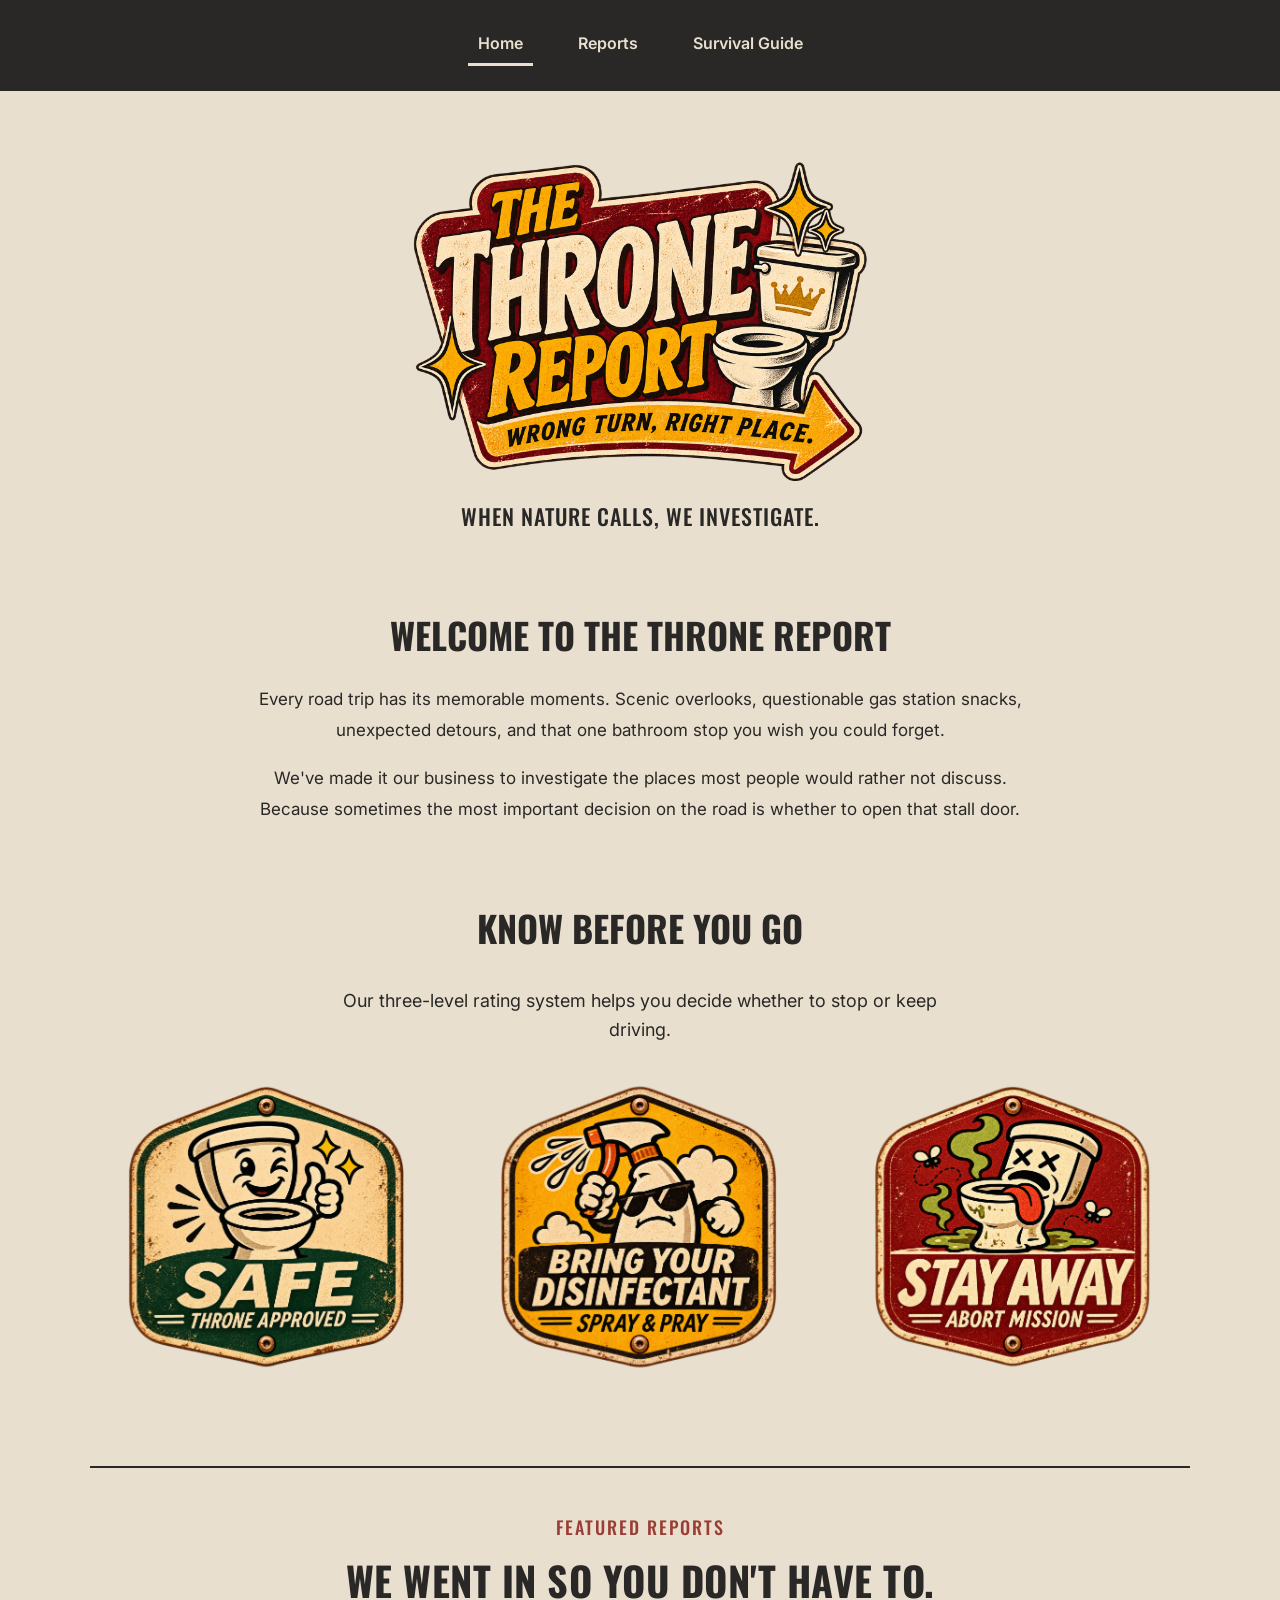
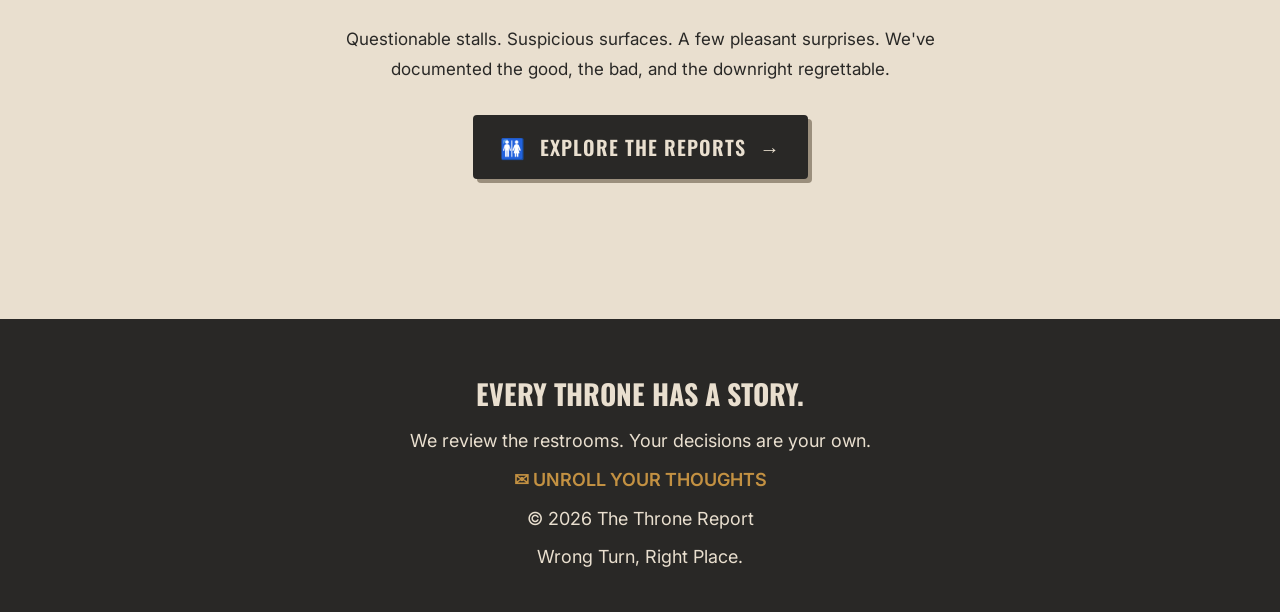
<file: index.html>
<!DOCTYPE html>
<html lang="en">
<head>
    <meta charset="UTF-8">
    <meta name="viewport" content="width=device-width, initial-scale=1.0">
    <title>The Throne Report | Home</title>
    <link rel="stylesheet" href="css/style.css">
    <script src="js/script.js" defer></script>
</head>
<body>

<header>
    <nav aria-label="Main navigation">
        <a href="index.html" class="current" aria-current="page">Home</a>
        <a href="reports.html">Reports</a>
        <a href="survival-guide.html">Survival Guide</a>
    </nav>
</header>

<main>

    <!-- HERO -->
    <section id="hero">
        <img
            src="images/throne-report-logo.png"
            alt="The Throne Report - Wrong Turn, Right Place"
            class="hero-logo"
        >

        <h2>When Nature Calls, We Investigate.</h2>
    </section>

    <!-- WELCOME -->
    <section id="about">
        <h2>Welcome to The Throne Report</h2>

        <p>
            Every road trip has its memorable moments.
            Scenic overlooks, questionable gas station snacks,
            unexpected detours, and that one bathroom stop
            you wish you could forget.
        </p>

        <p>
            We've made it our business to investigate the places
            most people would rather not discuss.
            Because sometimes the most important decision
            on the road is whether to open that stall door.
        </p>
    </section>

    <!-- RATING SYSTEM -->
    <section id="ratings">
        <h2>Know Before You Go</h2>

        <p>
            Our three-level rating system helps you
            decide whether to stop or keep driving.
        </p>

        <div class="rating-cards">

            <!-- SAFE -->
            <div class="rating safe flip-card"
                 tabindex="0"
                 aria-label="Safe rating: flip to reveal definition">

                <div class="flip-card-inner">

                    <div class="flip-card-front">
                        <img
                            src="images/rating-safe.png"
                            alt="Safe - Throne Approved"
                        >
                    </div>

                    <div class="flip-card-back safe-back">
                        <h3>THRONE APPROVED</h3>

                        <p>
                            A rare roadside sanctuary.
                            Clean seats, stocked paper,
                            and absolutely no reason to hover.
                        </p>

                        <span class="rating-stamp">
                            OFFICIAL THRONE REPORT RATING
                        </span>
                    </div>

                </div>
            </div>

            <!-- BRING DISINFECTANT -->
            <div class="rating caution flip-card"
                 tabindex="0"
                 aria-label="Bring Disinfectant: flip to reveal definition">

                <div class="flip-card-inner">

                    <div class="flip-card-front">
                        <img
                            src="images/rating-disinfectant.png"
                            alt="Bring Disinfectant"
                        >
                    </div>

                    <div class="flip-card-back caution-back">
                        <h3>SPRAY &amp; PRAY</h3>

                        <p>
                            Not quite a crime scene, but don't
                            touch anything you don't have to.
                            Proceed with wipes and low expectations.
                        </p>

                        <span class="rating-stamp">
                            OFFICIAL THRONE REPORT RATING
                        </span>
                    </div>

                </div>
            </div>

            <!-- STAY AWAY -->
            <div class="rating danger flip-card"
                 tabindex="0"
                 aria-label="Stay Away: flip to reveal definition">

                <div class="flip-card-inner">

                    <div class="flip-card-front">
                        <img
                            src="images/rating-stay-away.png"
                            alt="Stay Away"
                        >
                    </div>

                    <div class="flip-card-back danger-back">
                        <h3>ABORT MISSION</h3>

                        <p>
                            Whatever brought you here can wait.
                            Get back in the car. We don't ask
                            questions about what happened inside.
                        </p>

                        <span class="rating-stamp">
                            OFFICIAL THRONE REPORT RATING
                        </span>
                    </div>

                </div>
            </div>

        </div>
    </section>

    <!-- FEATURED REPORTS -->
    <section id="featured">

        <h2>Featured Reports</h2>

        <div class="featured-intro">
            <h3>WE WENT IN SO YOU DON'T HAVE TO.</h3>

            <p>
                Questionable stalls. Suspicious surfaces.
                A few pleasant surprises. We've documented
                the good, the bad, and the downright regrettable.
            </p>

            <a href="reports.html" class="restroom-sign">
                <span class="sign-icon" aria-hidden="true">🚻</span>
                <span>Explore the Reports</span>
                <span aria-hidden="true">→</span>
            </a>
        </div>

    </section>

</main>

<!-- FOOTER -->
<footer>
    <h2>Every Throne Has a Story.</h2>

    <p class="footer-subtitle">
        We review the restrooms. Your decisions are your own.
    </p>

    <a class="footer-contact"
       href="mailto:outliergraphix@gmail.com">
        ✉ UNROLL YOUR THOUGHTS
    </a>

    <div class="footer-bottom">
        <p>&copy; 2026 The Throne Report</p>
        <p class="footer-tagline">Wrong Turn, Right Place.</p>
    </div>
</footer>

</body>
</html>
</file>
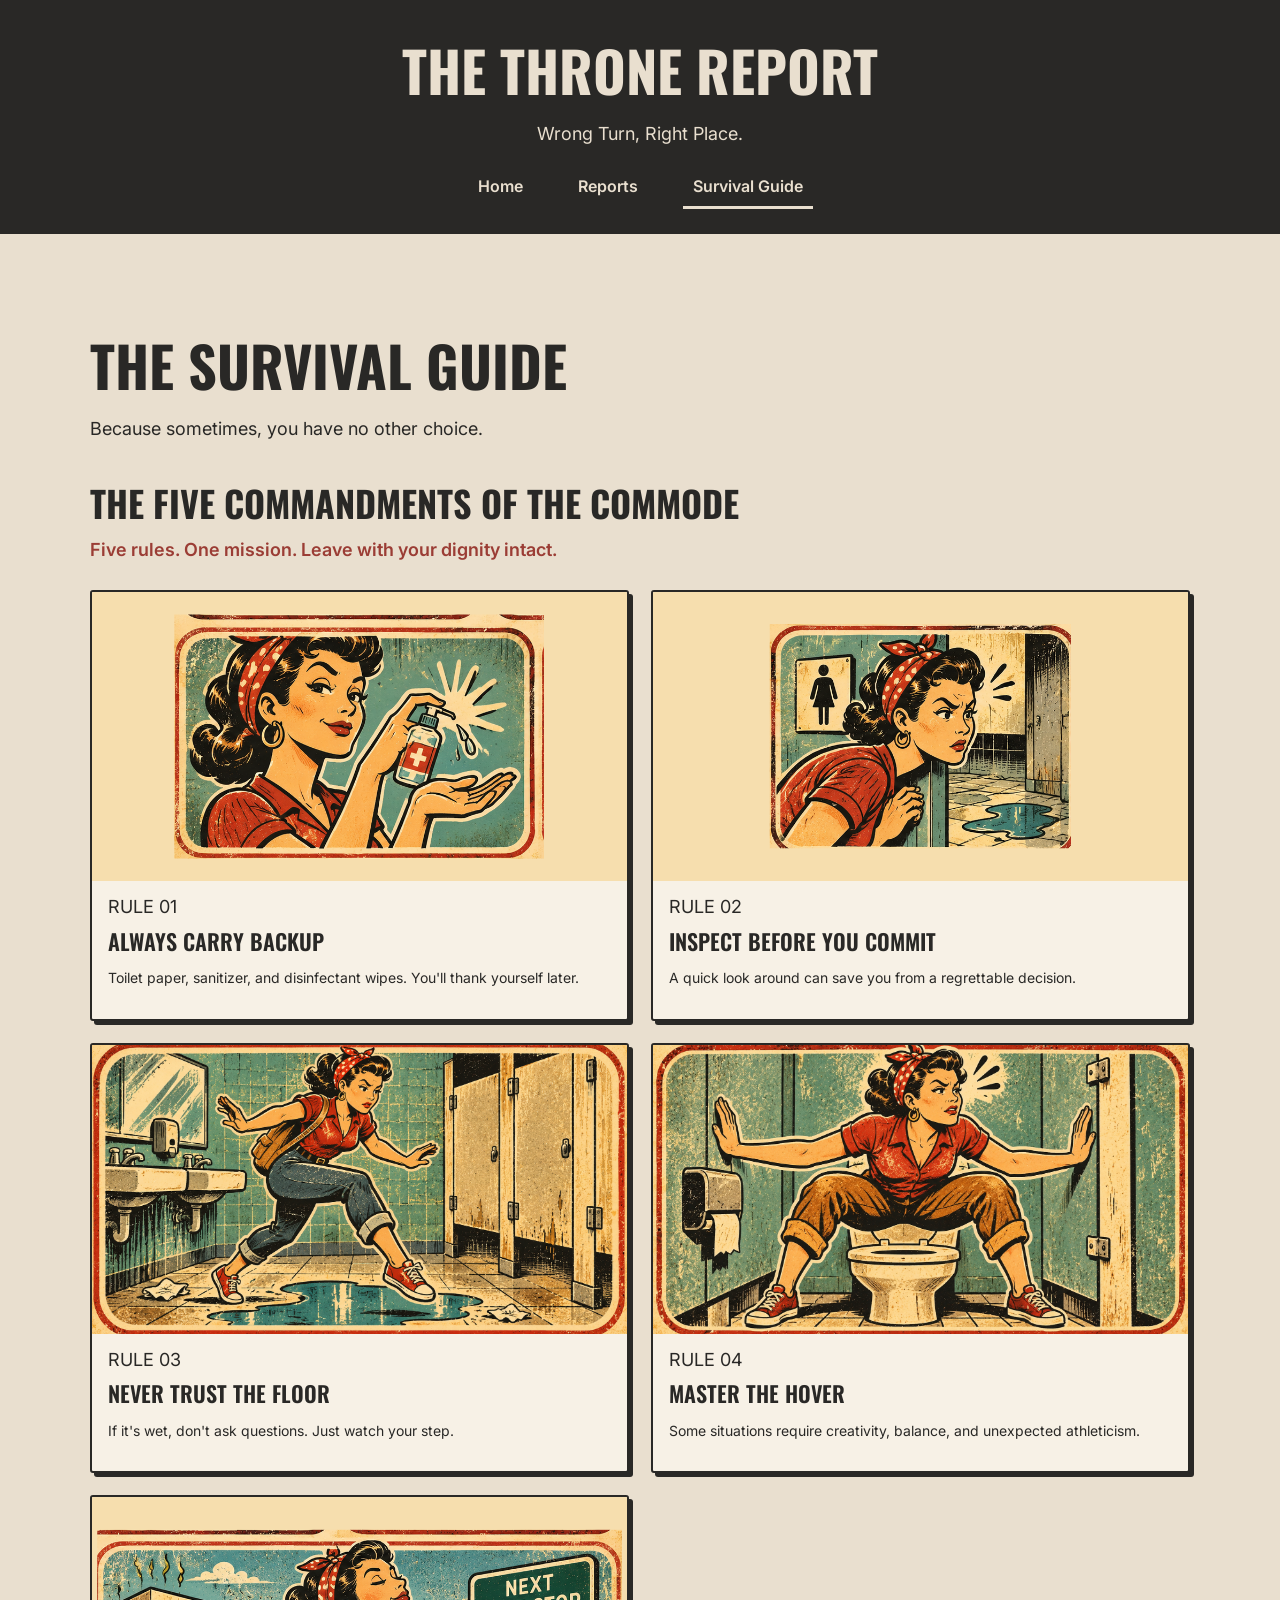
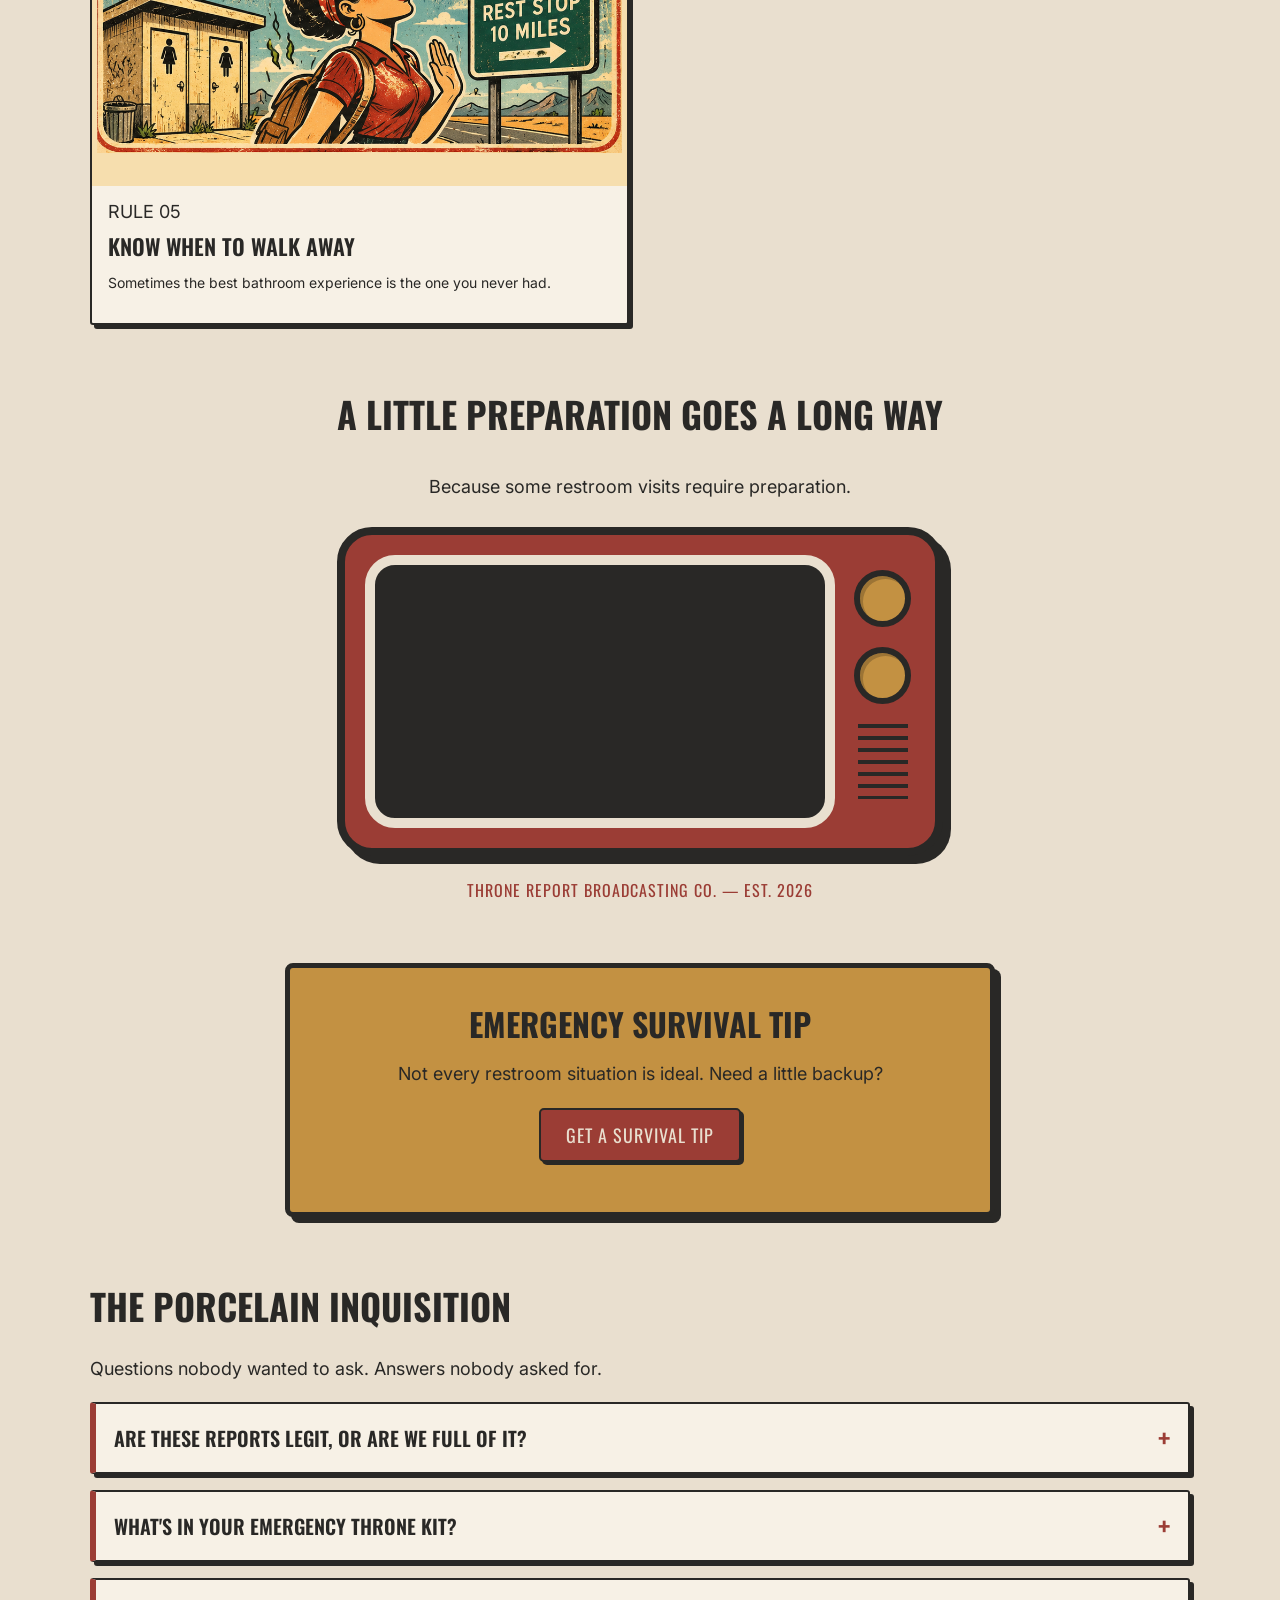
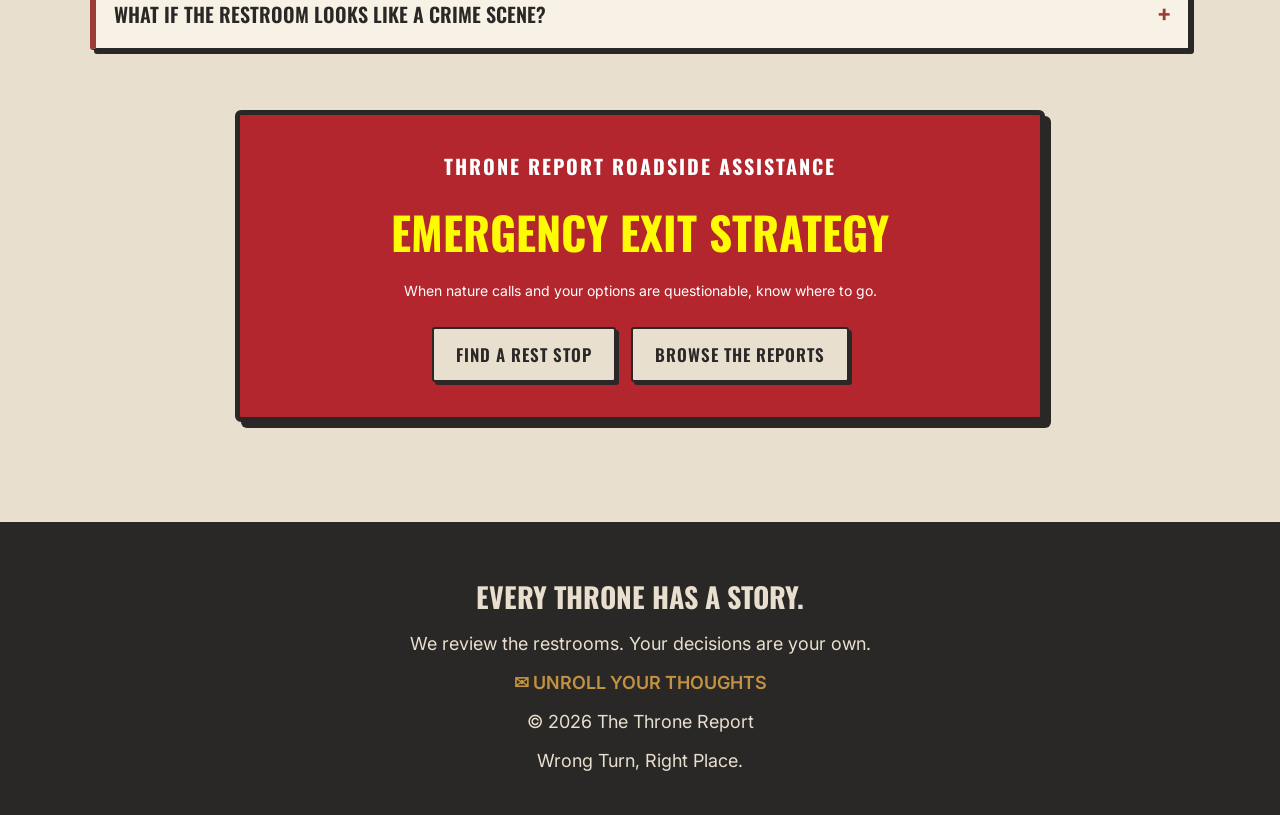
<file: survival-guide.html>
<!DOCTYPE html>
<html lang="en">
<head>
    <meta charset="UTF-8">
    <meta name="viewport" content="width=device-width, initial-scale=1.0">
    <title>The Throne Report | Survival Guide</title>
    <link rel="stylesheet" href="css/style.css">
    <script src="js/script.js" defer></script>
</head>

<body>
<header>
    <h1>The Throne Report</h1>
    <p>Wrong Turn, Right Place.</p>

    <nav aria-label="Main navigation">
        <a href="index.html">Home</a>
        <a href="reports.html">Reports</a>
        <a href="survival-guide.html" class="current" aria-current="page">Survival Guide</a>
    </nav>
</header>

<main>
    <section id="survival">
        <h1>The Survival Guide</h1>
        <p>Because sometimes, you have no other choice.</p>

        <h2>The Five Commandments of the Commode</h2>
        <p class="survival-intro">
            Five rules. One mission. Leave with your dignity intact.
        </p>

        <ol class="survival-rules">
            <li class="survival-rule">
                <img src="images/survival-rule-04.png"
                     alt="Vintage illustration of a woman using hand sanitizer">

                <div class="survival-rule-text">
                    <span class="rule-number">RULE 01</span>
                    <h3>Always Carry Backup</h3>
                    <p>Toilet paper, sanitizer, and disinfectant wipes. You'll thank yourself later.</p>
                </div>
            </li>

            <li class="survival-rule">
                <img src="images/survival-rule-01.png"
                     alt="Vintage illustration of a woman inspecting a questionable restroom">

                <div class="survival-rule-text">
                    <span class="rule-number">RULE 02</span>
                    <h3>Inspect Before You Commit</h3>
                    <p>A quick look around can save you from a regrettable decision.</p>
                </div>
            </li>

            <li class="survival-rule">
                <img src="images/survival-rule-03.png"
                     alt="Vintage illustration of a woman avoiding an unclean restroom surface">

                <div class="survival-rule-text">
                    <span class="rule-number">RULE 03</span>
                    <h3>Never Trust the Floor</h3>
                    <p>If it's wet, don't ask questions. Just watch your step.</p>
                </div>
            </li>

            <li class="survival-rule">
                <img src="images/survival-rule-02.png"
                     alt="Vintage illustration of a woman discovering an empty toilet paper roll">

                <div class="survival-rule-text">
                    <span class="rule-number">RULE 04</span>
                    <h3>Master the Hover</h3>
                    <p>Some situations require creativity, balance, and unexpected athleticism.</p>
                </div>
            </li>

            <li class="survival-rule">
                <img src="images/survival-rule-05.png"
                     alt="Vintage illustration of a woman walking away from a questionable rest stop">

                <div class="survival-rule-text">
                    <span class="rule-number">RULE 05</span>
                    <h3>Know When to Walk Away</h3>
                    <p>Sometimes the best bathroom experience is the one you never had.</p>
                </div>
            </li>
        </ol>
    </section>

    <!-- SURVIVAL VIDEO -->
    <section id="video">
        <h2>A Little Preparation Goes a Long Way</h2>
        <p>Because some restroom visits require preparation.</p>

        <div class="vintage-tv">
            <div class="tv-screen">
                <iframe
                    src="https://www.youtube.com/embed/EBwIFpY4aYQ"
                    title="How to Stay Clean in a Public Restroom"
                    allowfullscreen>
                </iframe>
            </div>

            <div class="tv-controls">
                <div class="tv-dial"></div>
                <div class="tv-dial"></div>
                <div class="tv-speaker"></div>
            </div>
        </div>

        <p class="tv-label">
            THRONE REPORT BROADCASTING CO. — EST. 2026
        </p>
    </section>

    <!-- RANDOM SURVIVAL TIP -->
    <section id="random-tip">
        <div class="emergency-sign">
            <h2>Emergency Survival Tip</h2>
            <p>Not every restroom situation is ideal. Need a little backup?</p>

            <button id="tip-button" type="button">
                Get a Survival Tip
            </button>

            <p id="tip-result" aria-live="polite"></p>
        </div>
    </section>

    <!-- FREQUENTLY ASKED QUESTIONS -->
    <section id="faq">
        <h2>The Porcelain Inquisition</h2>
        <p>Questions nobody wanted to ask. Answers nobody asked for.</p>

        <details>
            <summary>Are These Reports Legit, or Are We Full of It?</summary>
            <p>
                Our reports are fictional and written for entertainment.
                The questionable restroom decisions? Those are all yours.
            </p>
        </details>

        <details>
            <summary>What's in Your Emergency Throne Kit?</summary>
            <p>
                Hand sanitizer, disinfectant wipes, and backup toilet paper.
                Because hope is not a reliable restroom strategy.
            </p>
        </details>

        <details>
            <summary>What If the Restroom Looks Like a Crime Scene?</summary>
            <p>
                Trust your instincts. If you need protective equipment
                just to enter, it's probably time to keep driving.
            </p>
        </details>
    </section>

    <!-- ROADSIDE ASSISTANCE -->
    <section id="resources">
        <div class="roadside-sign">
            <span class="roadside-label">
                THRONE REPORT ROADSIDE ASSISTANCE
            </span>

            <h2>Emergency Exit Strategy</h2>

            <p>
                When nature calls and your options are questionable,
                know where to go.
            </p>

            <div class="roadside-links">
                <a href="https://www.google.com/maps/search/?api=1&query=public+restrooms"
                   target="_blank"
                   rel="noopener noreferrer">
                    Find a Rest Stop
                </a>

                <a href="reports.html">
                    Browse the Reports
                </a>
            </div>
        </div>
    </section>
</main>

<footer>
    <h2>Every Throne Has a Story.</h2>
    <p>We review the restrooms. Your decisions are your own.</p>

    <a href="mailto:outliergraphix@gmail.com">
        ✉ UNROLL YOUR THOUGHTS
    </a>

    <p>&copy; 2026 The Throne Report</p>
    <p>Wrong Turn, Right Place.</p>
</footer>

</body>
</html>
</file>
<file: css/style.css>
@import url('https://fonts.googleapis.com/css2?family=Inter:wght@400;600&family=Oswald:wght@500;600;700&display=swap');

:root {
    --red: #9B3D35;
    --mustard: #C39142;
    --teal: #3E6055;
    --black: #292826;
    --cream: #E9DFCF;
}

/* Basic Page Styling */

body {
    margin: 0;
    background-color: var(--cream);
    color: var(--black);
    font-family: 'Inter', sans-serif;
    font-size: 18px;
    line-height: 1.6;
}

/* Headings */

h1, h2, h3 {
    font-family: 'oswald', sans-serif;
    text-transform: uppercase;
}

h1 {
    font-size: 56px;
    font-weight: 700;
}

h2 {
    font-size: 36px;
    font-weight: 700;
}

h3 {
    font-size: 28px;
    font-weight: 600;
}

/* Links */

a {
    color: var(--red);
    font-weight: 600;
    text-decoration: none;
}

a:hover {
    text-decoration: underline;
}

/* Header */

header {
    background-color: var(--black);
    color: var(--cream);
    text-align: center;
    padding: 25px 20px;
}

header h1 {
    margin: 0;
    color: var(--cream);
}

header p {
    margin: 5px 0 20px;
}

/* Navigation */

nav {
    display: flex;
    justify-content: center;
    gap: 35px;
}

nav a {
    color: var(--cream);
    font-size: 16px;
}

nav a:hover {
    color: var(--mustard);
}

/* Main Content */

main {
    max-width: 1100px;
    margin: 0 auto;
    padding: 40px 25px;
}

section {
    margin-bottom: 60px;
}

/* Footer */

footer {
    background-color: var(--black);
    color: var(--cream);
    text-align: center;
    padding: 30px 20px;
}

footer h2 {
    font-size: 28px;
    margin-bottom: 10px;
}

footer a {
    color: var(--mustard);
}

footer p {
    margin: 10px 0;
}


/* Shared card layouts and rating colors */
.rating-cards, .report-cards {
    display: grid;
    grid-template-columns: repeat(3, minmax(0, 1fr));
    gap: 20px;
}
.safe { border-top: 6px solid var(--teal); }
.caution { border-top: 6px solid var(--mustard); }
.danger { border-top: 6px solid var(--red); }
.safe h3 { color: var(--teal); }
.caution h3 { color: #85601F; }
.danger h3 { color: var(--red); }

/* Embedded media */
iframe { max-width: 100%; border: none; border-radius: 6px; }

@media (max-width: 768px) {
    .rating-cards, .report-cards { grid-template-columns: 1fr; }
    nav { flex-wrap: wrap; gap: 15px; }
    h1 { font-size: 40px; }
}

/* Homepage rating signs */
#ratings { text-align: center; }

#ratings .rating {
    background: transparent;
    border: none;
    padding: 10px;
    border-radius: 0;
}

#ratings .rating img {
    display: block;
    width: 100%;
    max-width: 300px;
    height: auto;
    margin: 0 auto;
}

#ratings .rating p {
    font-size: 16px;
    margin-top: 15px;
    line-height: 1.5;
}


nav a {
    padding: 6px 10px;
    border-bottom: 3px solid transparent;
    transition: color 0.2s ease;
}

nav a:hover {
    color: var(--mustard);
    border-bottom-color: var(--mustard);
}

nav a:active {
    color: var(--cream);
    background-color: var(--red);
}

nav a.current {
    color: var(--cream);
    border-bottom-color: var(--cream);
}

nav a:focus-visible {
    outline: 3px solid var(--mustard);
    outline-offset: 3px;
}

main a:active {
    opacity: 0.75;
}

.flip-card {
    perspective: 1000px;
    cursor: pointer;
}

.flip-card-inner {
    position: relative;
    width: 100%;
    height: 100%;
    transition: transform 0.7s ease;
    transform-style: preserve-3d;
}

.flip-card:hover .flip-card-inner,
.flip-card:focus .flip-card-inner {
    transform: rotateY(180deg);
}

.flip-card-front,
.flip-card-back {
    width: 100%;
    height: 100%;
    backface-visibility: hidden;
    -webkit-backface-visibility: hidden;
}

.flip-card-front {
    position: relative;
}

.flip-card-front img {
    display: block;
    width: 100%;
    height: 100%;
    object-fit: contain;
}

.flip-card-back {
    position: absolute;
    top: 0;
    left: 0;
    transform: rotateY(180deg);

    display: flex;
    flex-direction: column;
    align-items: center;
    justify-content: center;
    gap: 12px;

    padding: 20px;
    box-sizing: border-box;
    align-content: center;
    text-align: center;

    border: 3px solid #292826;
    border-radius: 12px;
}


.safe-back {
    background-color: var(--teal);
    color: var(--cream);
}

#ratings .safe-back h3 {
    color: var(--cream);
}


.flip-card-back h3 {
    margin: 0;
    font-family: 'Oswald', sans-serif;
    font-size: 1.4rem;
    letter-spacing: 1px;
}

.flip-card-back p {
    margin: 0;
    font-size: 0.9rem;
    line-height: 1.5;
}

.rating-stamp {
    font-size: 0.6rem;
    letter-spacing: 1px;
    text-transform: uppercase;
    opacity: 0.8;
}

.flip-card-back h3,
.flip-card-back p,
.flip-card-back .rating-stamp {
    width: 100%;
    text-align: center;
}

/* SAFE SIGN — REVERSE SIDE REFINEMENTS */

.flip-card-back {
    justify-content: center;
    gap: 14px;
    padding: 24px;
}

.flip-card-back h3 {
    display: block;
    margin: 0;
    font-family: 'Oswald', sans-serif;
    font-size: 1.8rem;
    font-weight: 600;
    line-height: 1.2;
    text-align: center;
}

.flip-card-back p {
    margin: 0;
    font-size: 0.9rem;
    line-height: 1.5;
    text-align: center;
}

.flip-card-back .rating-stamp {
    display: block;
    margin-top: 6px;
    font-size: 0.6rem;
    letter-spacing: 1px;
    text-align: center;
}

/* BRING DISINFECTANT — REVERSE SIDE */

.caution-back {
    background-color: var(--mustard);
    color: var(--black);
}

#ratings .caution-back h3 {
    color: var(--black);
}

/* STAY AWAY — REVERSE SIDE */

.danger-back {
    background-color: var(--red);
    color: var(--cream);
}

#ratings .danger-back h3 {
    color: var(--cream);
}


/* Report archive metadata */
.report-header {
    display: flex;
    justify-content: space-between;
    align-items: center;
    flex-wrap: wrap;
    gap: 6px;
    border-bottom: 1px solid var(--black);
    padding-bottom: 10px;
}
.report-file, .report-category {
    font-family: 'Oswald', sans-serif;
    font-size: 13px;
    font-weight: 600;
    letter-spacing: 0.5px;
}
.report-category { color: var(--black); }
#reports .report.safe .report-category { color: var(--teal); }
#reports .report.caution .report-category { color: #85601F; }
#reports .report.danger .report-category { color: var(--red); }
#reports > h1 { margin-bottom: 5px; }
#reports > h1 + p { margin-top: 0; margin-bottom: 22px; font-size: 18px; }

/* Evidence gallery scrolling */

#gallery h2 {
    margin-bottom: 5px;
}

#gallery > p {
    margin-top: 0;
}

.gallery-instruction {
    font-family: 'Oswald', sans-serif;
    font-size: 15px;
    font-weight: 600;
    color: var(--red);
    letter-spacing: 1px;
    margin: 22px 0 12px;
}

.evidence-gallery {
    display: flex;
    gap: 20px;
    overflow-x: auto;
    scroll-snap-type: x mandatory;
    padding: 5px 5px 22px;
    scrollbar-color: var(--red) transparent;
}


 .evidence-card { margin: 0; }
.evidence-gallery { scrollbar-width: none; }
.evidence-gallery::-webkit-scrollbar { display: none; }
.gallery-wrapper { position: relative; }
.gallery-controls {
    position: absolute;
    top: 50%;
    left: 0;
    right: 0;
    transform: translateY(-50%);
    display: flex;
    justify-content: space-between;
    pointer-events: none;
    z-index: 2;
    padding: 0 10px;
}
.gallery-controls button {
    pointer-events: auto;
    background-color: var(--black);
    color: var(--cream);
    border: 2px solid var(--mustard);
    border-radius: 3px;
    width: 42px;
    height: 42px;
    font-size: 22px;
    opacity: 0.9;
    cursor: pointer;
    transition: background-color 0.2s ease;
}
.gallery-controls button:hover {
    background-color: var(--mustard);
    color: var(--black);
    opacity: 1;
}

#map h2 {
    margin-bottom: 5px;
}

#map > p {
    margin-top: 0;
    margin-bottom: 20px;
}

#map iframe {
    display: block;
    width: 100%;
    border: 2px solid var(--black);
    border-radius: 3px;
    box-shadow: 5px 5px 0 var(--black);
}

#map .map-disclaimer {
    font-size: 13px;
    font-style: italic;
    color: var(--black);
    margin-top: 15px;
}

#survival > h1 {
    margin-bottom: 5px;
}

#survival > h1 + p {
    margin-top: 0;
    margin-bottom: 30px;
    font-size: 18px;
}

#survival > h2 {
    margin-bottom: 5px;
}

.survival-intro {
    margin-top: 0;
    margin-bottom: 25px;
    color: var(--red);
    font-weight: 600;
}

.survival-rules {
    display: grid;
    grid-template-columns: repeat(2, minmax(0, 1fr));
    gap: 22px;
    list-style: none;
    padding: 0;
    margin: 0;
}

.survival-rule {
    background-color: #F7F1E6;
    border: 2px solid var(--black);
    border-radius: 3px;
    box-shadow: 4px 4px 0 var(--black);
    overflow: hidden;
    transition: transform 0.2s ease;
}

.survival-rule:hover {
    transform: translateY(-4px);
}

.survival-rule img {
    display: block;
    width: 100%;
    aspect-ratio: 1000 / 540;
    object-fit: cover;
}

.survival-rule-text {
    padding: 12px 16px 16px;
}

.survival-rule h3 {
    font-size: 22px;
    line-height: 1.2;
    margin: 6px 0;
}

.survival-rule p {
    font-size: 14px;
    line-height: 1.45;
}

@media (max-width: 768px) {
    .survival-rules {
        grid-template-columns: 1fr;
        gap: 16px;
    }

    .survival-rule {
        display: flex;
        align-items: center;
    }

    .survival-rule img {
        width: 40%;
        align-self: stretch;
        aspect-ratio: auto;
        object-fit: cover;
    }

    .survival-rule-text {
        flex: 1;
        min-width: 0;
        padding: 12px;
    }

    .survival-rule h3 {
        font-size: 19px;
        margin: 5px 0;
    }

    .survival-rule p {
        font-size: 13px;
        line-height: 1.4;
    }

    .rule-number {
        font-size: 12px;
    }
}

@media (max-width: 380px) {
    .survival-rule img {
        width: 34%;
    }

    .survival-rule h3 {
        font-size: 17px;
    }
}

#video {
    text-align: center;
}

.vintage-tv {
    display: flex;
    gap: 15px;
    max-width: 550px;
    margin: 25px auto 0;
    padding: 20px;
    background: var(--red);
    border: 8px solid var(--black);
    border-radius: 35px;
    box-shadow: 8px 8px 0 var(--black);
}

.tv-screen {
    flex: 1;
    min-width: 0;
    aspect-ratio: 16 / 9;
    overflow: hidden;
    border: 10px solid var(--cream);
    border-radius: 30px;
    background: var(--black);
}

.tv-screen iframe {
    display: block;
    width: 100%;
    height: 100%;
    border: 0;
}

.tv-controls {
    display: flex;
    flex-direction: column;
    align-items: center;
    gap: 20px;
    width: 65px;
    padding-top: 15px;
}

.tv-dial {
    width: 45px;
    height: 45px;
    border: 6px solid var(--black);
    border-radius: 50%;
    background: var(--mustard);
    box-shadow: inset 3px 3px 0 rgba(0, 0, 0, 0.2);
}

.tv-speaker {
    width: 50px;
    height: 75px;
    background: repeating-linear-gradient(
        to bottom,
        var(--black) 0,
        var(--black) 4px,
        transparent 4px,
        transparent 12px
    );
}

.tv-label {
    margin-top: 22px;
    font-family: 'Oswald', sans-serif;
    font-size: 16px;
    letter-spacing: 1px;
    color: var(--red);
}

@media (max-width: 600px) {
    .vintage-tv {
        gap: 6px;
        padding: 8px;
        border-width: 5px;
        border-radius: 18px;
        box-shadow: 4px 4px 0 var(--black);
    }

    .tv-screen {
        border-width: 5px;
        border-radius: 12px;
    }

    .tv-controls {
        width: 28px;
        gap: 12px;
        padding-top: 5px;
    }

    .tv-dial {
        width: 23px;
        height: 23px;
        border-width: 3px;
    }

    .tv-speaker {
        width: 23px;
        height: 35px;
        background-size: auto 8px;
    }

    .tv-label {
        font-size: 12px;
    }
}

#random-tip {
    text-align: center;
}

.emergency-sign {
    max-width: 650px;
    margin: 0 auto;
    padding: 30px 25px;
    background-color: var(--mustard);
    border: 5px solid var(--black);
    border-radius: 8px;
    box-shadow: 6px 6px 0 var(--black);
}

.emergency-sign h2 {
    font-family: 'Oswald', sans-serif;
    font-size: 32px;
    text-transform: uppercase;
    color: var(--black);
    margin: 0 0 10px;
}

.emergency-sign > p {
    color: var(--black);
    margin: 0 0 20px;
}

#tip-button {
    font-family: 'Oswald', sans-serif;
    font-size: 18px;
    text-transform: uppercase;
    letter-spacing: 1px;
    color: var(--cream);
    background-color: var(--red);
    border: 2px solid var(--black);
    border-radius: 5px;
    padding: 12px 25px;
    cursor: pointer;
    box-shadow: 3px 3px 0 var(--black);
    transition: transform 0.2s ease;
}

#tip-button:hover {
    transform: translateY(-3px);
}


#tip-result:not(:empty) {
    margin: 22px 0 0;
    padding: 15px;
    background-color: var(--cream);
    border: 2px dashed var(--black);
    color: var(--black);
    font-weight: 600;
    line-height: 1.5;
}

@media (max-width: 600px) {
    .emergency-sign {
        padding: 22px 15px;
    }

    .emergency-sign h2 {
        font-size: 26px;
    }

    #tip-button {
        font-size: 16px;
        padding: 10px 18px;
    }
}

#tip-result strong {
    display: block;
    font-family: 'Oswald', sans-serif;
    font-size: 21px;
    text-transform: uppercase;
    color: var(--red);
    margin-bottom: 8px;
}

#tip-result span {
    display: block;
    font-size: 15px;
    line-height: 1.6;
}

/* Evidence Gallery Lightbox */

.evidence-lightbox {
    position: fixed;
    inset: 0;
    z-index: 1000;
    display: none;
    align-items: center;
    justify-content: center;
    padding: 25px;
    box-sizing: border-box;
    background-color: rgba(0, 0, 0, 0.9);
}

.evidence-lightbox.open {
    display: flex;
}

.lightbox-content {
    position: relative;
    width: 100%;
    max-width: 850px;
    max-height: 90vh;
    overflow-y: auto;
    padding: 18px;
    box-sizing: border-box;
    background-color: var(--cream);
    border: 3px solid var(--mustard);
    text-align: center;
}

.lightbox-content img {
    display: block;
    max-width: 100%;
    max-height: 60vh;
    width: auto;
    height: auto;
    margin: 0 auto;
    object-fit: contain;
}

.lightbox-caption {
    margin-top: 15px;
}

.lightbox-caption strong {
    display: block;
    font-family: 'Oswald', sans-serif;
    font-size: 24px;
    text-transform: uppercase;
}

.lightbox-caption p {
    margin: 5px 0;
    font-size: 15px;
}

.lightbox-close {
    position: absolute;
    top: 8px;
    right: 10px;
    background-color: var(--red);
    color: var(--cream);
    border: 2px solid var(--black);
    font-size: 24px;
    width: 40px;
    height: 40px;
    cursor: pointer;
    z-index: 1;
}

.lightbox-close:hover {
    background-color: var(--black);
}

.lightbox-close:focus-visible {
    outline: 3px solid var(--mustard);
    outline-offset: 3px;
}

@media (max-width: 600px) {
    .evidence-lightbox {
        padding: 12px;
    }

    .lightbox-content {
        padding: 12px;
    }

    .lightbox-content img {
        max-height: 55vh;
    }
}

/* Survival Guide — FAQ */

#faq h2 {
    margin-bottom: 20px;
}

#faq details {
    background-color: #F7F1E6;
    border: 2px solid var(--black);
    border-left: 6px solid var(--red);
    border-radius: 3px;
    box-shadow: 4px 4px 0 var(--black);
    margin-bottom: 16px;
    padding: 0 18px;
}

#faq summary {
    display: flex;
    align-items: center;
    justify-content: space-between;
    gap: 15px;
    padding: 18px 0;
    cursor: pointer;
    list-style: none;
    font-family: 'Oswald', sans-serif;
    font-size: 20px;
    font-weight: 600;
    text-transform: uppercase;
}

#faq summary::-webkit-details-marker {
    display: none;
}

#faq summary::after {
    content: "+";
    color: var(--red);
    font-size: 28px;
    line-height: 1;
}

#faq details[open] summary::after {
    content: "−";
}

#faq summary:hover {
    color: var(--red);
}

#faq summary:focus-visible {
    outline: 3px solid var(--mustard);
    outline-offset: 4px;
}

#faq details p {
    border-top: 1px solid var(--black);
    padding: 15px 0 18px;
    margin: 0;
    font-size: 16px;
}

@media (max-width: 600px) {
    #faq summary {
        font-size: 17px;
    }

    #faq details {
        padding: 0 14px;
    }
}

/* Emergency Exit Strategy */

#resources {
    text-align: center;
}

.roadside-sign {
    max-width: 750px;
    margin: 0 auto;
    padding: 35px 25px;
    background-color: #B3262D;
    color: #FFFFFF;
    border: 5px solid var(--black);
    border-radius: 6px;
    box-shadow: 6px 6px 0 var(--black);
}

.roadside-label {
    font-family: 'Oswald', sans-serif;
    font-size: 20px;
    font-weight: 700;
    letter-spacing: 2px;
    color: #FFFFFF;
}

.roadside-sign h2 {
    margin: 12px 0;
    color: #fffb00;
    font-size: 45px;
}

.roadside-sign p {
    max-width: 500px;
    margin: 0 auto 25px;
    font-size: 14px;
    color: #FFFFFF;
}

.roadside-links {
    display: flex;
    justify-content: center;
    flex-wrap: wrap;
    gap: 15px;
}

.roadside-links a {
    display: inline-block;
    padding: 12px 22px;
    background-color: var(--cream);
    color: var(--black);
    border: 2px solid var(--black);
    border-radius: 3px;
    font-family: 'Oswald', sans-serif;
    font-size: 17px;
    text-transform: uppercase;
    letter-spacing: 1px;
    text-decoration: none;
    box-shadow: 3px 3px 0 var(--black);
    transition: transform 0.2s ease;
}

.roadside-links a:hover {
    transform: translateY(-3px);
    background-color: var(--mustard);
    color: var(--black);
    text-decoration: none;
}

.roadside-links a:focus-visible {
    outline: 3px solid var(--mustard);
    outline-offset: 4px;
}

@media (max-width: 600px) {
    .roadside-sign {
        padding: 25px 15px;
    }

    .roadside-sign h2 {
        font-size: 28px;
    }

    .roadside-links {
        flex-direction: column;
    }
}


html { scroll-behavior: smooth; }
@media (prefers-reduced-motion: reduce) {
    html { scroll-behavior: auto; }
}


/* =========================================
   HOME PAGE — FINAL REVISIONS
   ========================================= */

/* Hero */

#hero {
    text-align: center;
    padding: 30px 0 15px;
}

#hero .hero-logo {
    display: block;
    width: 100%;
    max-width: 480px;
    height: auto;
    margin: 0 auto 20px;
}

#hero h2 {
    margin: 0;
    font-size: 22px;
    font-weight: 500;
    letter-spacing: 1px;
    line-height: 1.4;
}

/* Welcome Section */

#about {
    max-width: 780px;
    margin: 0 auto 75px;
    text-align: center;
}

#about h2 {
    margin-bottom: 20px;
}

#about p {
    font-size: 17px;
    line-height: 1.8;
    margin: 0 auto 18px;
}

/* Rating Section */

#ratings {
    margin-bottom: 85px;
}

#ratings > p {
    max-width: 600px;
    margin: 0 auto 30px;
}

/* Featured Reports — New Layout */

#featured {
    text-align: center;
    padding: 45px 25px 60px;
    margin-bottom: 40px;
    border-top: 2px solid var(--black);
}

#featured > h2 {
    font-size: 18px;
    font-weight: 500;
    letter-spacing: 2px;
    margin: 0 0 14px;
    color: var(--red);
}

#featured .featured-intro {
    max-width: 760px;
    margin: 0 auto;
}

#featured .featured-intro h3 {
    font-family: 'Oswald', sans-serif;
    font-size: 40px;
    font-weight: 700;
    letter-spacing: 0.5px;
    line-height: 1.2;
    color: var(--black);
    margin: 0 0 20px;
}

#featured .featured-intro p {
    max-width: 610px;
    margin: 0 auto 30px;
    font-size: 17px;
    line-height: 1.8;
}

/* Report Navigation Button */

#featured .restroom-sign {
    display: inline-flex;
    align-items: center;
    justify-content: center;
    gap: 14px;

    padding: 13px 24px;

    background-color: var(--black);
    color: var(--cream);

    border: 3px solid var(--black);
    border-radius: 4px;

    font-family: 'Oswald', sans-serif;
    font-size: 20px;
    font-weight: 600;
    text-transform: uppercase;
    letter-spacing: 1px;
    text-decoration: none;

    box-shadow: 4px 4px 0 #9B8F7D;

    transition:
        transform 0.2s ease,
        background-color 0.2s ease,
        box-shadow 0.2s ease;
}

#featured .restroom-sign:hover {
    background-color: #44413D;
    color: var(--cream);
    transform: translateY(-3px);
    box-shadow: 4px 7px 0 #9B8F7D;
}

#featured .restroom-sign:focus-visible {
    outline: 3px solid var(--teal);
    outline-offset: 5px;
}

/* Mobile Adjustments */

@media (max-width: 768px) {

    #hero {
        padding: 15px 0 10px;
    }

    #hero h2 {
        font-size: 18px;
    }

    #about {
        margin-bottom: 55px;
    }

    #about p {
        font-size: 16px;
        line-height: 1.7;
    }

    #ratings {
        margin-bottom: 60px;
    }

    #featured {
        padding: 35px 10px 45px;
    }

    #featured .featured-intro h3 {
        font-size: 30px;
    }

    #featured .featured-intro p {
        font-size: 16px;
    }

    #featured .restroom-sign {
        font-size: 17px;
        padding: 12px 16px;
        gap: 10px;
    }
}

@media (max-width: 380px) {

    #featured .featured-intro h3 {
        font-size: 26px;
    }

    #featured .restroom-sign {
        font-size: 15px;
    }
}

/* HOME PAGE — TYPOGRAPHY HIERARCHY */

/* Hero supporting tagline */
#hero h2 {
    font-size: 22px;
    font-weight: 500;
    letter-spacing: 1px;
    line-height: 1.4;
    margin: 0;
}

/* Featured Reports section label */
#featured > h2 {
    font-size: 18px;
    font-weight: 500;
    letter-spacing: 2px;
    color: var(--red);
    margin-bottom: 14px;
}

/* Featured Reports main headline */
#featured .featured-intro h3 {
    font-size: 40px;
    font-weight: 700;
    letter-spacing: 0.5px;
    line-height: 1.2;
    color: var(--black);
    margin-bottom: 20px;
}

@media (max-width: 768px) {
    #hero h2 {
        font-size: 18px;
    }

    #featured .featured-intro h3 {
        font-size: 30px;
    }
}

/* =========================================
   REPORTS PAGE — REVISED STYLING
   ========================================= */

/* Rating Legend */

#reports .report-legend {
    margin: 30px 0 35px;
    padding: 20px;
    background-color: #F7F1E6;
    border: 2px solid var(--black);
    border-radius: 3px;
}

#reports .legend-heading {
    margin: 0 0 15px;
    font-family: 'Oswald', sans-serif;
    font-size: 16px;
    font-weight: 600;
    letter-spacing: 1px;
    text-align: center;
}

#reports .legend-items {
    display: flex;
    justify-content: center;
    align-items: center;
    flex-wrap: wrap;
    gap: 25px;
}

#reports .legend-item {
    display: flex;
    align-items: center;
    gap: 8px;
    font-family: 'Oswald', sans-serif;
    font-size: 15px;
    font-weight: 600;
}

#reports .legend-item img {
    width: 32px;
    height: 32px;
    object-fit: contain;
}

/* Report Cards */

#reports .report-cards {
    align-items: start;
    gap: 22px;
}

#reports .report {
    background-color: #F7F1E6;
    border: 2px solid var(--black);
    border-top-width: 6px;
    border-radius: 3px;
    padding: 18px;
    box-shadow: 4px 4px 0 var(--black);
    min-width: 0;
}

#reports .report.safe {
    border-top-color: var(--teal);
}

#reports .report.caution {
    border-top-color: var(--mustard);
}

#reports .report.danger {
    border-top-color: var(--red);
}

#reports .report-file {
    color: var(--black);
}

#reports .report h2 {
    font-size: 25px;
    line-height: 1.2;
    margin: 16px 0 14px;
}

/* New Report Rating Icons */

#reports .report-rating {
    display: flex;
    align-items: center;
    gap: 10px;
    margin-bottom: 15px;
}

#reports .report-rating img {
    width: 42px;
    height: 42px;
    object-fit: contain;
}

#reports .report-rating span {
    font-family: 'Oswald', sans-serif;
    font-size: 15px;
    font-weight: 600;
    letter-spacing: 0.5px;
    color: var(--black);
}

/* Report Previews and Expanded Details */

#reports .report-preview {
    font-size: 15px;
    line-height: 1.6;
    margin: 12px 0 18px;
}

#reports .report-details {
    border-top: 1px solid var(--black);
    padding-top: 12px;
}

#reports .report-details summary {
    color: var(--black);
    font-family: 'Oswald', sans-serif;
    font-size: 15px;
    font-weight: 600;
    letter-spacing: 0.5px;
    cursor: pointer;
}

#reports .report-details summary:hover {
    color: var(--teal);
    text-decoration: underline;
}

#reports .report-details summary:focus-visible {
    outline: 3px solid var(--teal);
    outline-offset: 4px;
}

#reports .report-expanded p {
    font-size: 15px;
    line-height: 1.6;
    margin: 14px 0;
}

#reports .report-expanded strong {
    color: var(--black);
}

/* More Reports Coming Soon */

#reports .reports-coming-soon {
    max-width: 650px;
    margin: 55px auto 0;
    text-align: center;
}

#reports .reports-coming-soon h2 {
    font-size: 25px;
    font-weight: 600;
    letter-spacing: 1px;
    margin-bottom: 12px;
}

#reports .reports-coming-soon p {
    font-size: 16px;
    line-height: 1.7;
    margin: 0 auto;
}

/* =========================================
   EVIDENCE GALLERY — REVISED STYLING
   ========================================= */

/* Distinguish EXHIBITS from FILE Reports */

#gallery .evidence-card {
    flex: 0 0 290px;
    background-color: transparent;
    border: none;
    border-radius: 0;
    box-shadow: none;
    padding: 0;
    scroll-snap-align: start;
}

#gallery .evidence-card a {
    display: block;
    margin: 0;
    overflow: hidden;
    border: 3px solid var(--black);
    border-radius: 3px;
    background-color: var(--black);
}

#gallery .evidence-card img {
    display: block;
    width: 100%;
    height: 195px;
    object-fit: cover;
    filter: saturate(0.85);
    transition: transform 0.3s ease,
                filter 0.3s ease;
}

#gallery .evidence-card a:hover img {
    transform: scale(1.04);
    filter: saturate(1);
}

/* Exhibit Captions */

#gallery .evidence-card figcaption {
    display: flex;
    flex-direction: column;
    align-items: flex-start;
    padding: 12px 2px 15px;
}

#gallery .evidence-card figcaption > span {
    font-family: 'Oswald', sans-serif;
    font-size: 13px;
    font-weight: 600;
    letter-spacing: 1px;
    color: var(--black);
}

#gallery .evidence-card figcaption strong {
    font-family: 'Oswald', sans-serif;
    font-size: 21px;
    font-weight: 600;
    text-transform: uppercase;
    line-height: 1.3;
    margin: 5px 0;
}

#gallery .evidence-card figcaption small {
    font-family: 'Inter', sans-serif;
    font-size: 14px;
    line-height: 1.5;
}

/* Exhibit Rating Icons */

#gallery .evidence-rating {
    display: flex;
    align-items: center;
    gap: 8px;
    margin-top: 15px;
    padding-top: 10px;
    width: 100%;
    border-top: 1px solid #B6AEA0;
    box-sizing: border-box;
}

#gallery .evidence-rating img {
    width: 27px;
    height: 27px;
    object-fit: contain;
    filter: none;
    flex-shrink: 0;
}

#gallery .evidence-rating span {
    font-family: 'Oswald', sans-serif;
    font-size: 14px;
    font-weight: 600;
    letter-spacing: 0.5px;
}

#gallery .evidence-rating.safe-text span {
    color: var(--teal);
}

#gallery .evidence-rating.caution-text span {
    color: #85601F;
}

#gallery .evidence-rating.danger-text span {
    color: var(--red);
}

/* =========================================
   REPORTS PAGE — MOBILE
   ========================================= */

@media (max-width: 768px) {

    #reports .report-legend {
        padding: 18px 12px;
    }

    #reports .legend-items {
        gap: 15px;
    }

    #reports .legend-item {
        font-size: 13px;
    }

    #reports .legend-item img {
        width: 28px;
        height: 28px;
    }

    #reports .report-cards {
        grid-template-columns: 1fr;
        gap: 18px;
    }

    #reports .report {
        padding: 16px;
    }

    #reports .reports-coming-soon {
        margin-top: 45px;
    }

    #gallery .evidence-card {
        flex-basis: 250px;
    }

    #gallery .evidence-card img {
        height: 175px;
    }
}

/* Reports — Restroom Photographs */

#reports .report-photo {
    display: block;
    width: 100%;
    height: 180px;
    object-fit: cover;
    border: 1px solid var(--black);
    border-radius: 3px;
    box-sizing: border-box;
    margin: 0 0 18px;
}

@media (max-width: 768px) {
    #reports .report-photo {
        height: 220px;
    }
}
</file>
